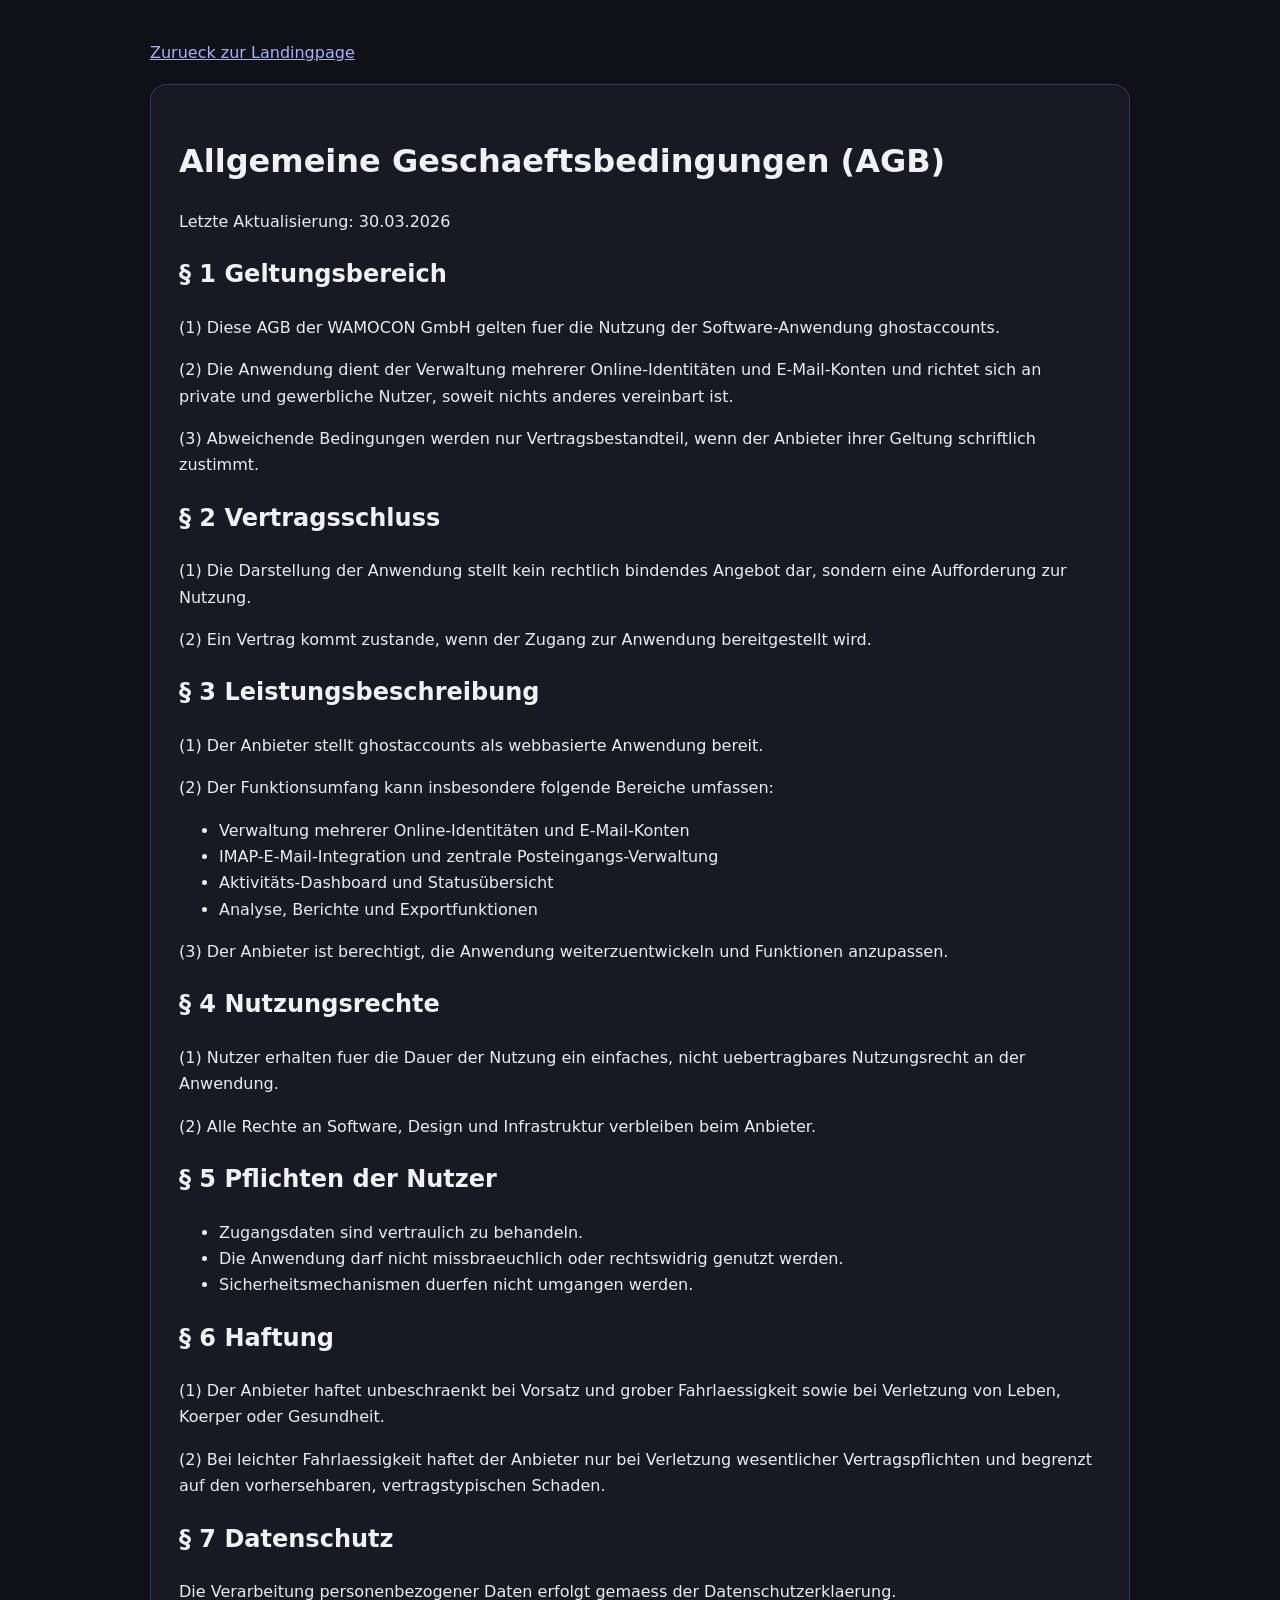
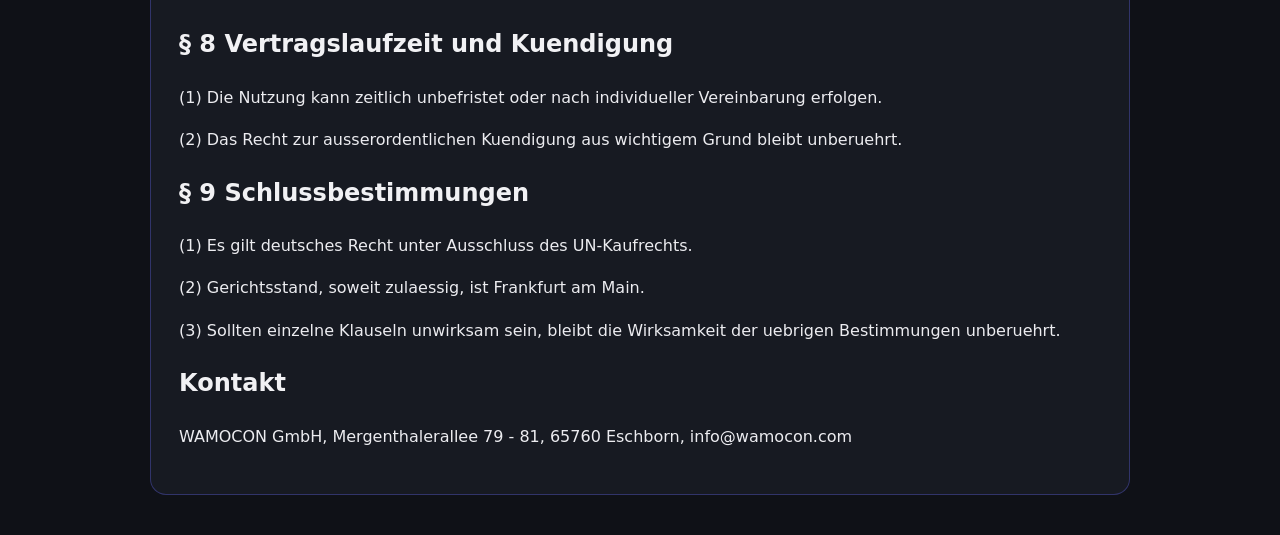
<file: agb.html>
<!DOCTYPE html>
<html lang="de">
<head>
  <meta charset="UTF-8">
  <meta name="viewport" content="width=device-width, initial-scale=1.0">
  <title>AGB | GhostAccounts</title>
  <style>
    body{font-family:Inter,system-ui,sans-serif;background:#0f1117;color:#ececf0;margin:0;line-height:1.65}
    .wrap{max-width:980px;margin:0 auto;padding:40px 20px}
    .card{background:#171a22;border:1px solid rgba(99,102,241,.35);border-radius:16px;padding:28px}
    h1,h2{color:#f1f1f4}
    a{color:#a5b4fc}
    .top{margin-bottom:18px}
  </style>
</head>
<body>
  <div class="wrap">
    <div class="top"><a href="index.html">Zurueck zur Landingpage</a></div>
    <div class="card">
      <h1>Allgemeine Geschaeftsbedingungen (AGB)</h1>
      <p>Letzte Aktualisierung: 30.03.2026</p>

      <h2>§ 1 Geltungsbereich</h2>
      <p>(1) Diese AGB der WAMOCON GmbH gelten fuer die Nutzung der Software-Anwendung ghostaccounts.</p>
      <p>(2) Die Anwendung dient der Verwaltung mehrerer Online-Identitäten und E-Mail-Konten und richtet sich an private und gewerbliche Nutzer, soweit nichts anderes vereinbart ist.</p>
      <p>(3) Abweichende Bedingungen werden nur Vertragsbestandteil, wenn der Anbieter ihrer Geltung schriftlich zustimmt.</p>

      <h2>§ 2 Vertragsschluss</h2>
      <p>(1) Die Darstellung der Anwendung stellt kein rechtlich bindendes Angebot dar, sondern eine Aufforderung zur Nutzung.</p>
      <p>(2) Ein Vertrag kommt zustande, wenn der Zugang zur Anwendung bereitgestellt wird.</p>

      <h2>§ 3 Leistungsbeschreibung</h2>
      <p>(1) Der Anbieter stellt ghostaccounts als webbasierte Anwendung bereit.</p>
      <p>(2) Der Funktionsumfang kann insbesondere folgende Bereiche umfassen:</p>
      <ul>
        <li>Verwaltung mehrerer Online-Identitäten und E-Mail-Konten</li>
        <li>IMAP-E-Mail-Integration und zentrale Posteingangs-Verwaltung</li>
        <li>Aktivitäts-Dashboard und Statusübersicht</li>
        <li>Analyse, Berichte und Exportfunktionen</li>
      </ul>
      <p>(3) Der Anbieter ist berechtigt, die Anwendung weiterzuentwickeln und Funktionen anzupassen.</p>

      <h2>§ 4 Nutzungsrechte</h2>
      <p>(1) Nutzer erhalten fuer die Dauer der Nutzung ein einfaches, nicht uebertragbares Nutzungsrecht an der Anwendung.</p>
      <p>(2) Alle Rechte an Software, Design und Infrastruktur verbleiben beim Anbieter.</p>

      <h2>§ 5 Pflichten der Nutzer</h2>
      <ul>
        <li>Zugangsdaten sind vertraulich zu behandeln.</li>
        <li>Die Anwendung darf nicht missbraeuchlich oder rechtswidrig genutzt werden.</li>
        <li>Sicherheitsmechanismen duerfen nicht umgangen werden.</li>
      </ul>

      <h2>§ 6 Haftung</h2>
      <p>(1) Der Anbieter haftet unbeschraenkt bei Vorsatz und grober Fahrlaessigkeit sowie bei Verletzung von Leben, Koerper oder Gesundheit.</p>
      <p>(2) Bei leichter Fahrlaessigkeit haftet der Anbieter nur bei Verletzung wesentlicher Vertragspflichten und begrenzt auf den vorhersehbaren, vertragstypischen Schaden.</p>

      <h2>§ 7 Datenschutz</h2>
      <p>Die Verarbeitung personenbezogener Daten erfolgt gemaess der Datenschutzerklaerung.</p>

      <h2>§ 8 Vertragslaufzeit und Kuendigung</h2>
      <p>(1) Die Nutzung kann zeitlich unbefristet oder nach individueller Vereinbarung erfolgen.</p>
      <p>(2) Das Recht zur ausserordentlichen Kuendigung aus wichtigem Grund bleibt unberuehrt.</p>

      <h2>§ 9 Schlussbestimmungen</h2>
      <p>(1) Es gilt deutsches Recht unter Ausschluss des UN-Kaufrechts.</p>
      <p>(2) Gerichtsstand, soweit zulaessig, ist Frankfurt am Main.</p>
      <p>(3) Sollten einzelne Klauseln unwirksam sein, bleibt die Wirksamkeit der uebrigen Bestimmungen unberuehrt.</p>

      <h2>Kontakt</h2>
      <p>WAMOCON GmbH, Mergenthalerallee 79 - 81, 65760 Eschborn, info@wamocon.com</p>
    </div>
  </div>
</body>
</html>
</file>
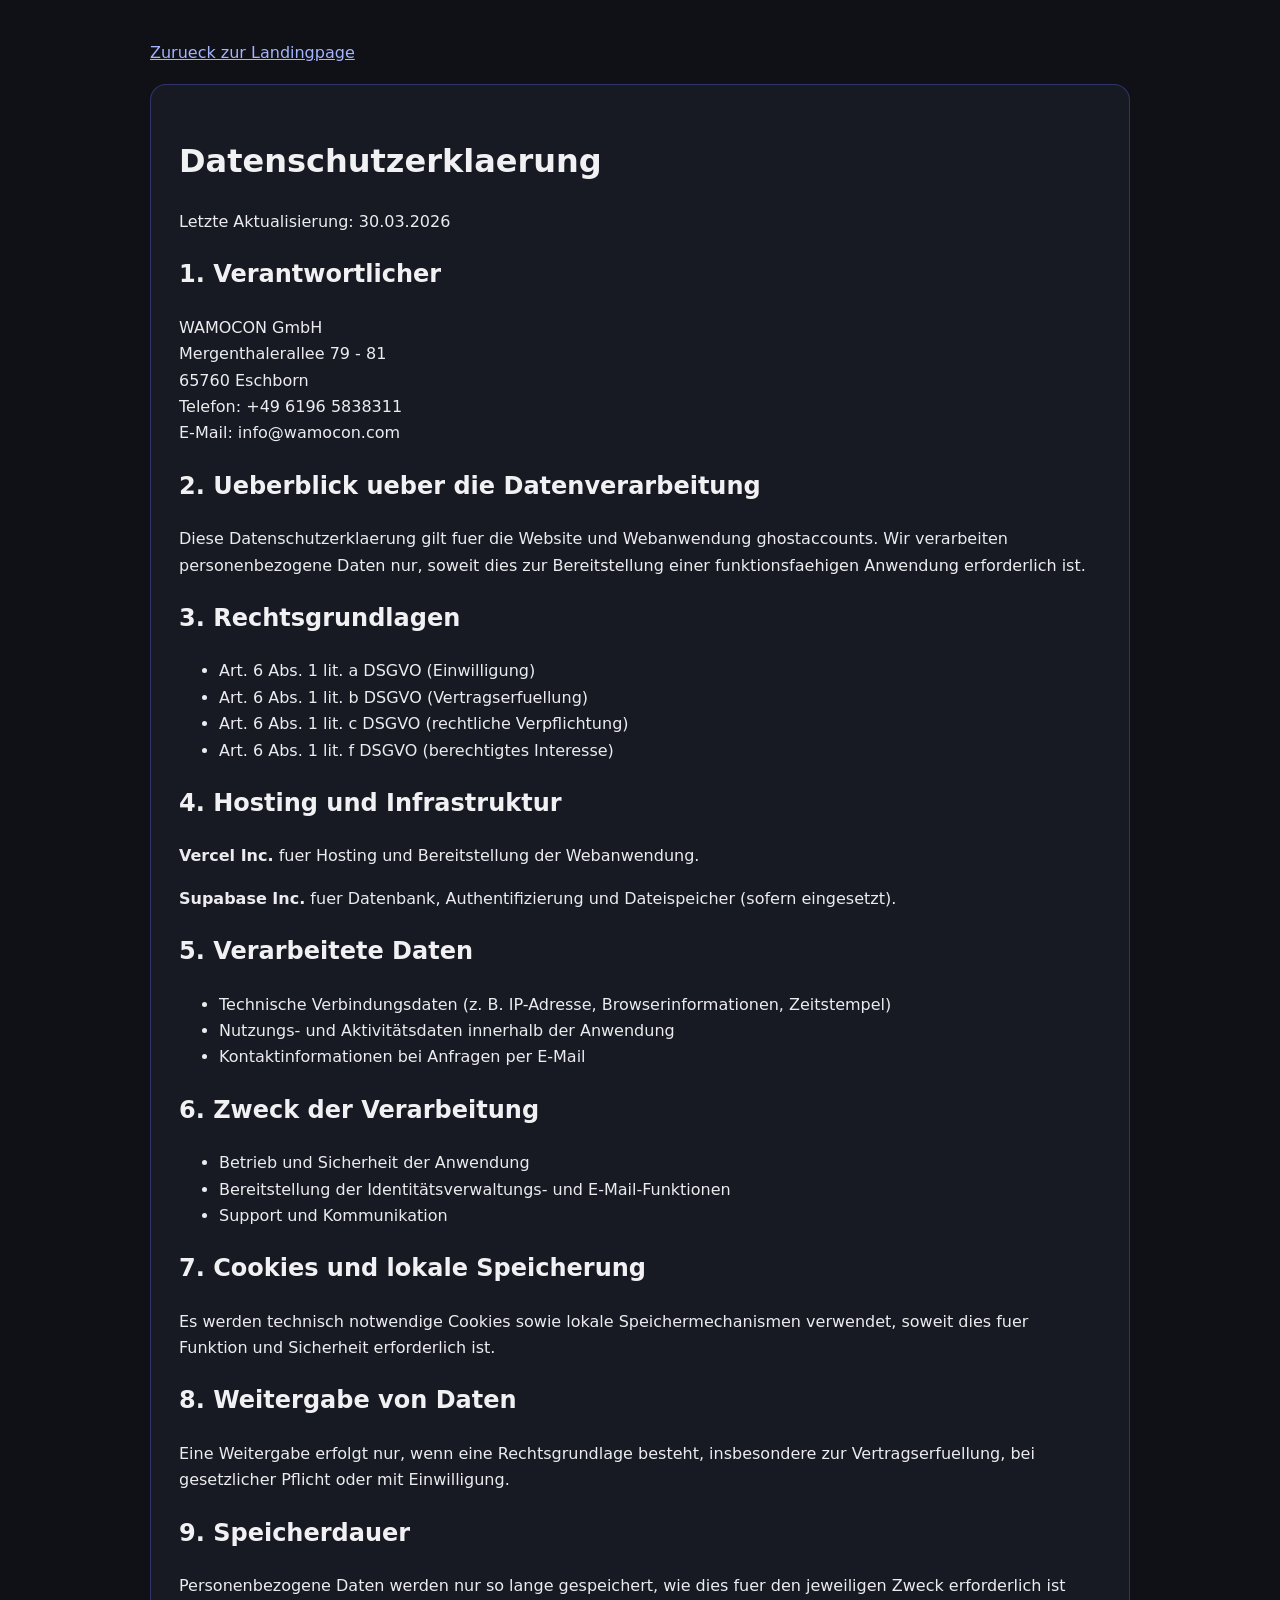
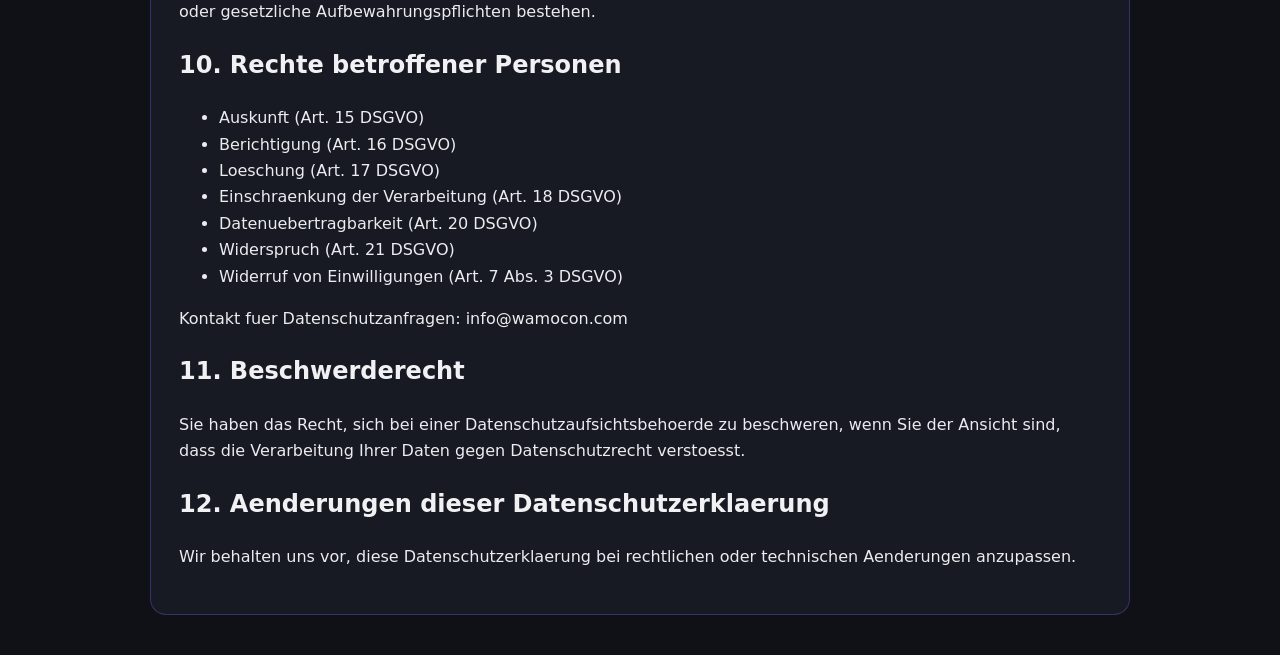
<file: datenschutz.html>
<!DOCTYPE html>
<html lang="de">
<head>
  <meta charset="UTF-8">
  <meta name="viewport" content="width=device-width, initial-scale=1.0">
  <title>Datenschutz | GhostAccounts</title>
  <style>
    body{font-family:Inter,system-ui,sans-serif;background:#0f1117;color:#ececf0;margin:0;line-height:1.65}
    .wrap{max-width:980px;margin:0 auto;padding:40px 20px}
    .card{background:#171a22;border:1px solid rgba(99,102,241,.35);border-radius:16px;padding:28px}
    h1,h2{color:#f1f1f4}
    a{color:#a5b4fc}
    .top{margin-bottom:18px}
  </style>
</head>
<body>
  <div class="wrap">
    <div class="top"><a href="index.html">Zurueck zur Landingpage</a></div>
    <div class="card">
      <h1>Datenschutzerklaerung</h1>
      <p>Letzte Aktualisierung: 30.03.2026</p>

      <h2>1. Verantwortlicher</h2>
      <p>
        WAMOCON GmbH<br>
        Mergenthalerallee 79 - 81<br>
        65760 Eschborn<br>
        Telefon: +49 6196 5838311<br>
        E-Mail: info@wamocon.com
      </p>

      <h2>2. Ueberblick ueber die Datenverarbeitung</h2>
      <p>Diese Datenschutzerklaerung gilt fuer die Website und Webanwendung ghostaccounts. Wir verarbeiten personenbezogene Daten nur, soweit dies zur Bereitstellung einer funktionsfaehigen Anwendung erforderlich ist.</p>

      <h2>3. Rechtsgrundlagen</h2>
      <ul>
        <li>Art. 6 Abs. 1 lit. a DSGVO (Einwilligung)</li>
        <li>Art. 6 Abs. 1 lit. b DSGVO (Vertragserfuellung)</li>
        <li>Art. 6 Abs. 1 lit. c DSGVO (rechtliche Verpflichtung)</li>
        <li>Art. 6 Abs. 1 lit. f DSGVO (berechtigtes Interesse)</li>
      </ul>

      <h2>4. Hosting und Infrastruktur</h2>
      <p><strong>Vercel Inc.</strong> fuer Hosting und Bereitstellung der Webanwendung.</p>
      <p><strong>Supabase Inc.</strong> fuer Datenbank, Authentifizierung und Dateispeicher (sofern eingesetzt).</p>

      <h2>5. Verarbeitete Daten</h2>
      <ul>
        <li>Technische Verbindungsdaten (z. B. IP-Adresse, Browserinformationen, Zeitstempel)</li>
        <li>Nutzungs- und Aktivitätsdaten innerhalb der Anwendung</li>
        <li>Kontaktinformationen bei Anfragen per E-Mail</li>
      </ul>

      <h2>6. Zweck der Verarbeitung</h2>
      <ul>
        <li>Betrieb und Sicherheit der Anwendung</li>
        <li>Bereitstellung der Identitätsverwaltungs- und E-Mail-Funktionen</li>
        <li>Support und Kommunikation</li>
      </ul>

      <h2>7. Cookies und lokale Speicherung</h2>
      <p>Es werden technisch notwendige Cookies sowie lokale Speichermechanismen verwendet, soweit dies fuer Funktion und Sicherheit erforderlich ist.</p>

      <h2>8. Weitergabe von Daten</h2>
      <p>Eine Weitergabe erfolgt nur, wenn eine Rechtsgrundlage besteht, insbesondere zur Vertragserfuellung, bei gesetzlicher Pflicht oder mit Einwilligung.</p>

      <h2>9. Speicherdauer</h2>
      <p>Personenbezogene Daten werden nur so lange gespeichert, wie dies fuer den jeweiligen Zweck erforderlich ist oder gesetzliche Aufbewahrungspflichten bestehen.</p>

      <h2>10. Rechte betroffener Personen</h2>
      <ul>
        <li>Auskunft (Art. 15 DSGVO)</li>
        <li>Berichtigung (Art. 16 DSGVO)</li>
        <li>Loeschung (Art. 17 DSGVO)</li>
        <li>Einschraenkung der Verarbeitung (Art. 18 DSGVO)</li>
        <li>Datenuebertragbarkeit (Art. 20 DSGVO)</li>
        <li>Widerspruch (Art. 21 DSGVO)</li>
        <li>Widerruf von Einwilligungen (Art. 7 Abs. 3 DSGVO)</li>
      </ul>
      <p>Kontakt fuer Datenschutzanfragen: info@wamocon.com</p>

      <h2>11. Beschwerderecht</h2>
      <p>Sie haben das Recht, sich bei einer Datenschutzaufsichtsbehoerde zu beschweren, wenn Sie der Ansicht sind, dass die Verarbeitung Ihrer Daten gegen Datenschutzrecht verstoesst.</p>

      <h2>12. Aenderungen dieser Datenschutzerklaerung</h2>
      <p>Wir behalten uns vor, diese Datenschutzerklaerung bei rechtlichen oder technischen Aenderungen anzupassen.</p>
    </div>
  </div>
</body>
</html>
</file>
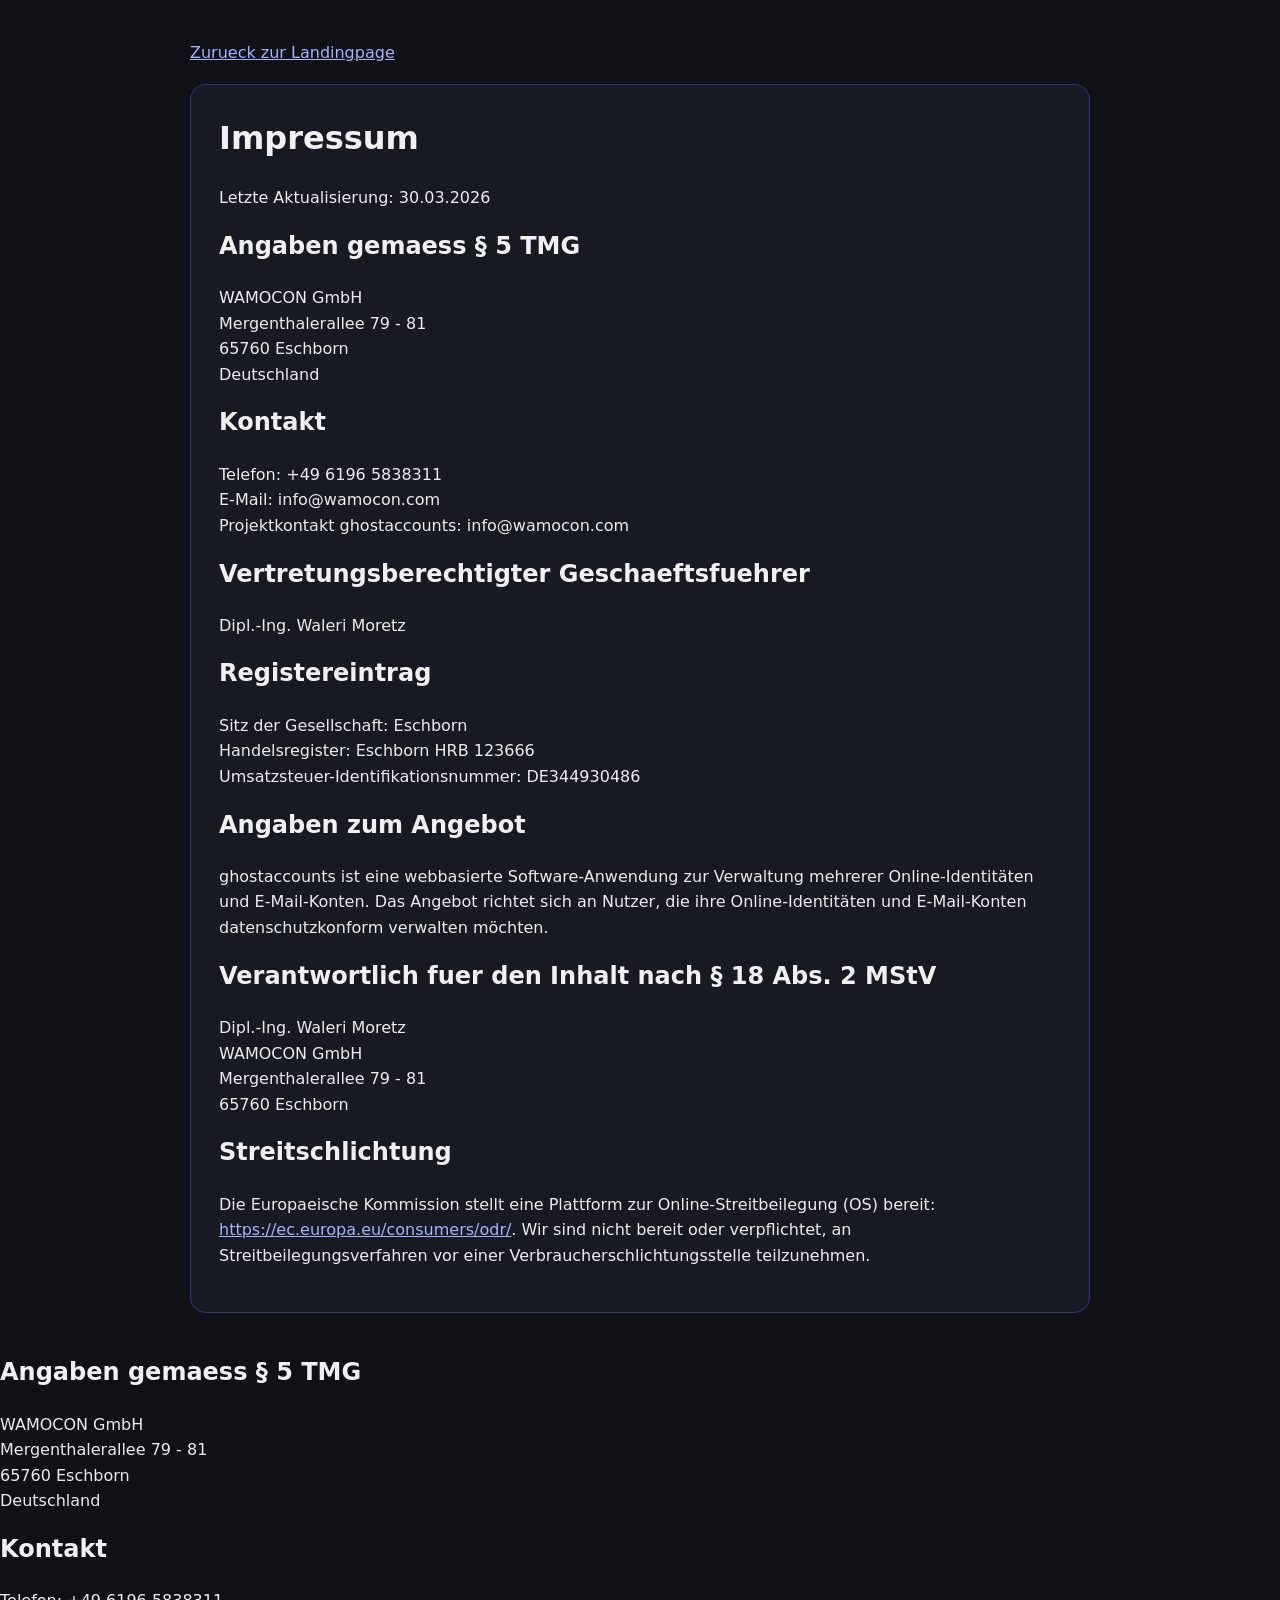
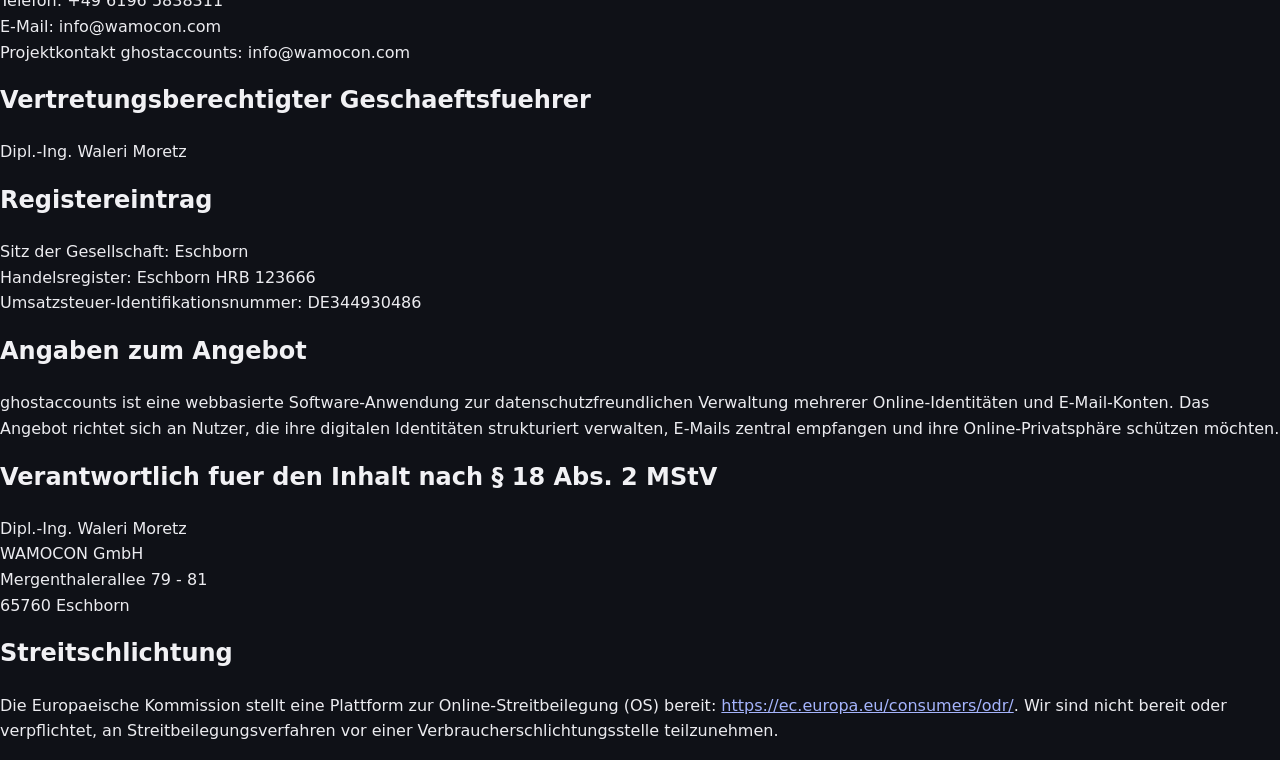
<file: impressum.html>
<!DOCTYPE html>
<html lang="de">
<head>
  <meta charset="UTF-8">
  <meta name="viewport" content="width=device-width, initial-scale=1.0">
  <title>Impressum | GhostAccounts</title>
  <style>
    body{font-family:Inter,system-ui,sans-serif;background:#0f1117;color:#ececf0;margin:0;line-height:1.6}
    .wrap{max-width:900px;margin:0 auto;padding:40px 20px}
    .card{background:#171a22;border:1px solid rgba(99,102,241,.35);border-radius:16px;padding:28px}
    h1,h2{margin-top:0;color:#f1f1f4}
    a{color:#a5b4fc}
    .top{margin-bottom:18px}
  </style>
</head>
<body>
  <div class="wrap">
    <div class="top"><a href="index.html">Zurueck zur Landingpage</a></div>
    <div class="card">
      <h1>Impressum</h1>
      <p>Letzte Aktualisierung: 30.03.2026</p>

      <h2>Angaben gemaess § 5 TMG</h2>
      <p>
        WAMOCON GmbH<br>
        Mergenthalerallee 79 - 81<br>
        65760 Eschborn<br>
        Deutschland
      </p>

      <h2>Kontakt</h2>
      <p>
        Telefon: +49 6196 5838311<br>
        E-Mail: info@wamocon.com<br>
        Projektkontakt ghostaccounts: info@wamocon.com
      </p>

      <h2>Vertretungsberechtigter Geschaeftsfuehrer</h2>
      <p>Dipl.-Ing. Waleri Moretz</p>

      <h2>Registereintrag</h2>
      <p>
        Sitz der Gesellschaft: Eschborn<br>
        Handelsregister: Eschborn HRB 123666<br>
        Umsatzsteuer-Identifikationsnummer: DE344930486
      </p>

      <h2>Angaben zum Angebot</h2>
      <p>
        ghostaccounts ist eine webbasierte Software-Anwendung zur Verwaltung mehrerer Online-Identitäten und E-Mail-Konten. Das Angebot richtet sich an Nutzer, die ihre Online-Identitäten und E-Mail-Konten datenschutzkonform verwalten möchten.
      </p>

      <h2>Verantwortlich fuer den Inhalt nach § 18 Abs. 2 MStV</h2>
      <p>
        Dipl.-Ing. Waleri Moretz<br>
        WAMOCON GmbH<br>
        Mergenthalerallee 79 - 81<br>
        65760 Eschborn
      </p>

      <h2>Streitschlichtung</h2>
      <p>
        Die Europaeische Kommission stellt eine Plattform zur Online-Streitbeilegung (OS) bereit:
        <a href="https://ec.europa.eu/consumers/odr/" target="_blank" rel="noopener noreferrer">https://ec.europa.eu/consumers/odr/</a>.
        Wir sind nicht bereit oder verpflichtet, an Streitbeilegungsverfahren vor einer Verbraucherschlichtungsstelle teilzunehmen.
      </p>
    </div>
  </div>
</body>
</html>

      <h2>Angaben gemaess § 5 TMG</h2>
      <p>
        WAMOCON GmbH<br>
        Mergenthalerallee 79 - 81<br>
        65760 Eschborn<br>
        Deutschland
      </p>

      <h2>Kontakt</h2>
      <p>
        Telefon: +49 6196 5838311<br>
        E-Mail: info@wamocon.com<br>
        Projektkontakt ghostaccounts: info@wamocon.com
      </p>

      <h2>Vertretungsberechtigter Geschaeftsfuehrer</h2>
      <p>Dipl.-Ing. Waleri Moretz</p>

      <h2>Registereintrag</h2>
      <p>
        Sitz der Gesellschaft: Eschborn<br>
        Handelsregister: Eschborn HRB 123666<br>
        Umsatzsteuer-Identifikationsnummer: DE344930486
      </p>

      <h2>Angaben zum Angebot</h2>
      <p>
        ghostaccounts ist eine webbasierte Software-Anwendung zur datenschutzfreundlichen Verwaltung mehrerer Online-Identitäten und E-Mail-Konten. Das Angebot richtet sich an Nutzer, die ihre digitalen Identitäten strukturiert verwalten, E-Mails zentral empfangen und ihre Online-Privatsphäre schützen möchten.
      </p>

      <h2>Verantwortlich fuer den Inhalt nach § 18 Abs. 2 MStV</h2>
      <p>
        Dipl.-Ing. Waleri Moretz<br>
        WAMOCON GmbH<br>
        Mergenthalerallee 79 - 81<br>
        65760 Eschborn
      </p>

      <h2>Streitschlichtung</h2>
      <p>
        Die Europaeische Kommission stellt eine Plattform zur Online-Streitbeilegung (OS) bereit:
        <a href="https://ec.europa.eu/consumers/odr/" target="_blank" rel="noopener noreferrer">https://ec.europa.eu/consumers/odr/</a>.
        Wir sind nicht bereit oder verpflichtet, an Streitbeilegungsverfahren vor einer Verbraucherschlichtungsstelle teilzunehmen.
      </p>
    </div>
  </div>
</body>
</html>
</file>
